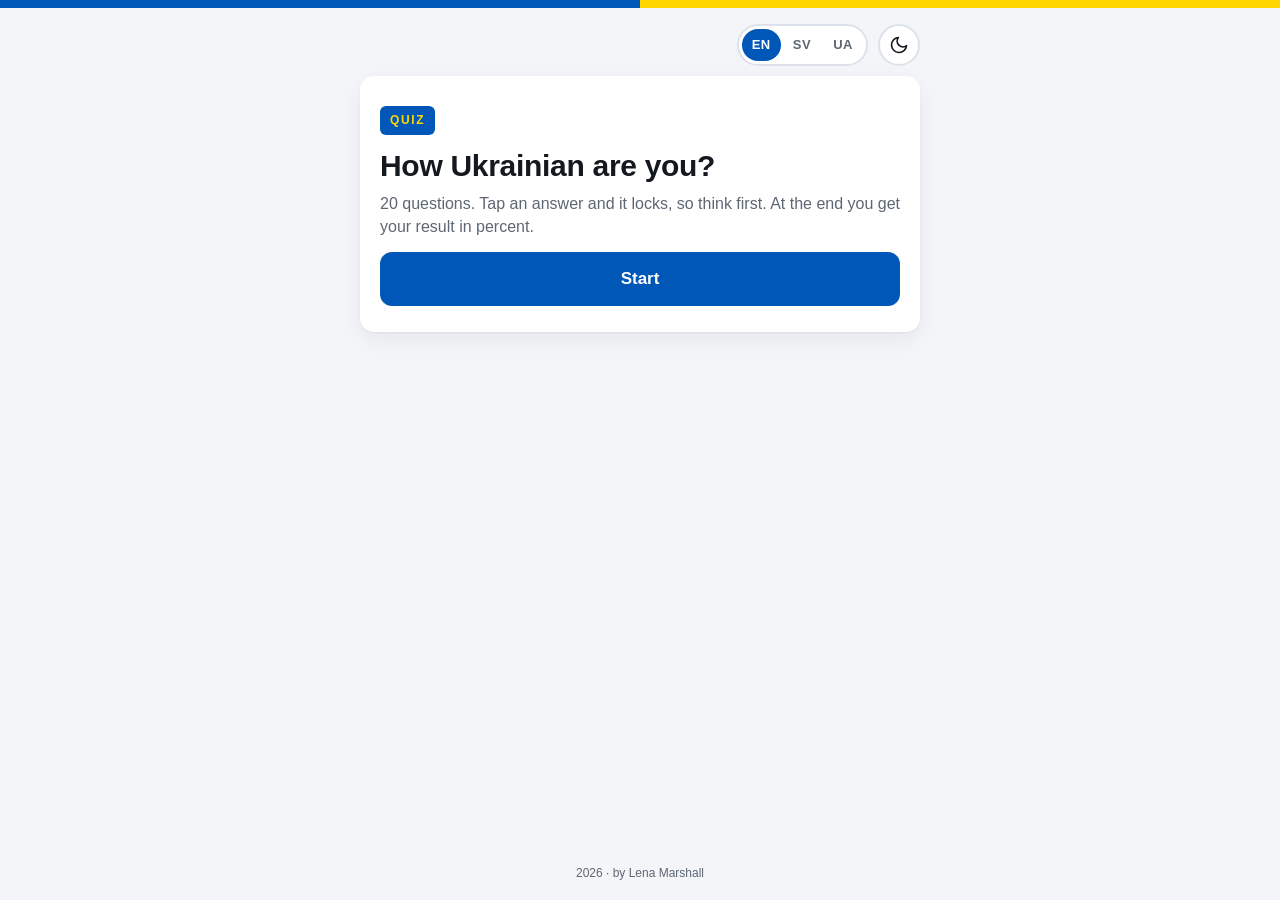
<file: index.html>
<!doctype html>
<html lang="en">
<head>
<meta charset="utf-8">
<meta name="viewport" content="width=device-width, initial-scale=1">
<title>How Ukrainian are you?</title>
<link rel="icon" type="image/svg+xml" href="data:image/svg+xml,%3Csvg xmlns='http://www.w3.org/2000/svg' viewBox='0 0 32 32'%3E%3Crect width='32' height='16' fill='%230057B7'/%3E%3Crect y='16' width='32' height='16' fill='%23FFD700'/%3E%3C/svg%3E">
<link rel="apple-touch-icon" href="[data-uri]">
<meta name="theme-color" content="#0057B7">
<script>try{if(localStorage.getItem("theme")==="dark")document.documentElement.dataset.theme="dark";}catch(e){}</script>
<meta name="description" content="A 20-question quiz about Ukraine. Pick an answer, see if you were right, find out how Ukrainian you are.">
<style>
  /* Layout: one centred card column, flag bands top and bottom, phone first. */
  :root {
    --blue: #0057B7;
    --blue-dark: #00458f;
    --blue-text: #0057B7;
    --yellow: #FFD700;
    --ink: #14181f;
    --muted: #5d6673;
    --paper: #ffffff;
    --paper-hover: #f6f9fe;
    --bg: #f3f5f9;
    --line: #dde2ea;
    --ok: #1f8a3b;
    --ok-bg: #e6f5ea;
    --bad: #c62828;
    --bad-bg: #fde8e8;
    --shadow: 0 1px 2px rgba(0,0,0,.05), 0 8px 24px rgba(0,0,0,.06);
    --radius: 14px;
  }
  :root[data-theme="dark"] {
    --blue-text: #7fb3ff; --ink: #eef2f7; --muted: #9aa6b5; --paper: #1a212c; --paper-hover: #202a37;
    --bg: #10151d; --line: #2c3645; --ok: #4ccb6f; --ok-bg: #16331f; --bad: #ff7b7b; --bad-bg: #3a1c1c;
    --shadow: 0 1px 2px rgba(0,0,0,.4), 0 8px 24px rgba(0,0,0,.35); color-scheme: dark;
  }
  * { box-sizing: border-box; }
  html, body { margin: 0; padding: 0; }
  body {
    background: var(--bg); color: var(--ink);
    font-family: -apple-system, BlinkMacSystemFont, "Segoe UI", Roboto, "Helvetica Neue", Arial, sans-serif;
    font-size: 16px; line-height: 1.4; -webkit-font-smoothing: antialiased;
    min-height: 100dvh; display: flex; flex-direction: column;
  }
  .flag { display: flex; height: 8px; }
  .flag span { flex: 1; }
  .flag .b { background: var(--blue); }
  .flag .y { background: var(--yellow); }
  main {
    flex: 1; width: 100%; max-width: 592px; margin: 0 auto;
    padding-block: 16px 32px;
    padding-left: max(16px, env(safe-area-inset-left, 0px));
    padding-right: max(16px, env(safe-area-inset-right, 0px));
  }
  .topbar { display: flex; justify-content: flex-end; align-items: center; gap: 10px; margin-bottom: 10px; }
  .lang { display: flex; align-items: center; gap: 2px; height: 42px; padding: 3px; border: 2px solid var(--line); border-radius: 999px; background: var(--paper); }
  .lang button { font: inherit; font-size: 13px; font-weight: 700; letter-spacing: .04em; border: 0; background: transparent; color: var(--muted); padding: 7px 10px; border-radius: 999px; cursor: pointer; }
  .lang button[aria-pressed="true"] { background: var(--blue); color: #fff; }
  .lang button:focus-visible { outline: 3px solid var(--yellow); outline-offset: 1px; }
  .theme {
    width: 42px; height: 42px; border-radius: 50%; cursor: pointer;
    border: 2px solid var(--line); background: var(--paper); color: var(--ink);
    display: flex; align-items: center; justify-content: center; padding: 0;
    transition: border-color .15s, background .15s;
  }
  .theme:focus-visible { outline: 3px solid var(--yellow); outline-offset: 2px; }
  .theme svg { width: 20px; height: 20px; display: block; }
  .theme .sun { display: none; }
  :root[data-theme="dark"] .theme .sun { display: block; }
  :root[data-theme="dark"] .theme .moon { display: none; }
  .card {
    background: var(--paper); border-radius: var(--radius);
    box-shadow: var(--shadow);
    padding: 30px 20px 26px;
  }
  h1 { font-size: 30px; line-height: 1.15; margin: 0 0 10px; letter-spacing: -.01em; text-wrap: balance; }
  h2 { font-size: 22px; line-height: 1.25; margin: 0 0 18px; text-wrap: balance; }
  p { margin: 0 0 14px; }
  .muted { color: var(--muted); }
  .tag {
    display: inline-block; background: var(--blue); color: var(--yellow);
    font-weight: 800; font-size: 12px; letter-spacing: .14em; text-transform: uppercase;
    padding: 6px 10px; border-radius: 6px; margin-bottom: 14px;
  }
  .btn {
    display: block; width: 100%; border: 0; cursor: pointer;
    font: inherit; font-weight: 700; font-size: 17px;
    padding: 15px 18px; border-radius: 12px;
    background: var(--blue); color: #fff;
    transition: background .15s, transform .05s;
  }
  .btn:active { transform: translateY(1px); }
  .btn:focus-visible, .opt:focus-visible { outline: 3px solid var(--yellow); outline-offset: 2px; }
  .btn.secondary { background: transparent; color: var(--blue-text); border: 2px solid var(--blue-text); }
  .btn + .btn { margin-top: 10px; }

  .progress { display: flex; align-items: center; justify-content: space-between; margin-bottom: 14px; font-size: 14px; color: var(--muted); font-weight: 600; font-variant-numeric: tabular-nums; }
  .bar { height: 6px; background: var(--line); border-radius: 3px; overflow: hidden; margin-bottom: 20px; }
  .bar > div { height: 100%; background: var(--yellow); width: 0; transition: width .3s; }

  .opts { display: flex; flex-direction: column; gap: 10px; margin-bottom: 18px; }
  .opt {
    text-align: left; width: 100%; border: 2px solid var(--line); background: var(--paper);
    font: inherit; font-size: 17px; color: var(--ink);
    padding: 14px 16px; border-radius: 12px; cursor: pointer;
    display: flex; align-items: center; gap: 12px;
    transition: border-color .15s, background .15s;
  }
  .opt > span:last-child { min-width: 0; }
  .opt:disabled { cursor: default; }
  .opt .mark {
    flex: 0 0 26px; height: 26px; border-radius: 50%;
    border: 2px solid var(--line); display: flex; align-items: center; justify-content: center;
    font-size: 14px; font-weight: 800; color: transparent;
  }
  .opt.correct { border-color: var(--ok); background: var(--ok-bg); }
  .opt.correct .mark { border-color: var(--ok); background: var(--ok); color: #fff; }
  .opt.wrong { border-color: var(--bad); background: var(--bad-bg); }
  .opt.wrong .mark { border-color: var(--bad); background: var(--bad); color: #fff; }
  .opt.dim { opacity: .55; }

  .nav { display: flex; gap: 10px; align-items: center; }
  .nav .btn { margin: 0; }
  .nav .btn.small { width: auto; flex: 0 0 auto; padding: 13px 16px; font-size: 15px; }
  .nav .hint { margin: 0; font-size: 13px; }
  .verdict { font-weight: 800; font-size: 18px; margin: 0 0 6px; }
  .verdict.ok { color: var(--ok); }
  .verdict.bad { color: var(--bad); }
  .note { border-left: 4px solid var(--yellow); padding: 2px 0 2px 12px; margin: 0 0 18px; color: var(--ink); }

  .score { text-align: center; }
  .count { font-size: 18px; color: var(--muted); margin: 8px 0 18px; font-variant-numeric: tabular-nums; }
  .tier { font-size: 22px; font-weight: 800; margin: 0 0 22px; }
  .ring { width: 160px; height: 160px; max-width: 100%; margin: 0 auto 16px; display: block; }
  .ring .track { stroke: var(--line); }
  .ring .arc { stroke: var(--yellow); }
  .ring text { fill: var(--blue-text); font-family: inherit; }
  .confetti { position: fixed; inset: 0; width: 100%; height: 100%; pointer-events: none; z-index: 60; }
  .card.score { position: relative; }
  footer {
    text-align: center; font-size: 12px; color: var(--muted);
    padding-block: 10px 18px;
    padding-left: max(16px, env(safe-area-inset-left, 0px));
    padding-right: max(16px, env(safe-area-inset-right, 0px));
  }
  @media (hover: hover) and (pointer: fine) {
    .btn:hover { background: var(--blue-dark); }
    .btn.secondary:hover { background: var(--paper-hover); }
    .theme:hover { border-color: var(--blue-text); background: var(--paper-hover); }
    .opt:hover:not(:disabled) { border-color: var(--blue-text); background: var(--paper-hover); }
  }
  @media (prefers-reduced-motion: reduce) { .bar > div, .btn, .opt { transition: none; } }
  @media (max-width: 380px) { h1 { font-size: 26px; } }
</style>
</head>
<body>
<div class="flag"><span class="b"></span><span class="y"></span></div>
<main>
  <div class="topbar">
    <div class="lang" role="group" aria-label="Language" id="lang">
      <button type="button" data-lang="en" aria-pressed="true">EN</button>
      <button type="button" data-lang="sv" aria-pressed="false">SV</button>
      <button type="button" data-lang="uk" aria-pressed="false">UA</button>
    </div>
    <button class="theme" id="theme" type="button" aria-label="Switch to dark mode" aria-pressed="false">
      <svg class="moon" viewBox="0 0 24 24" fill="none" stroke="currentColor" stroke-width="2" stroke-linecap="round" stroke-linejoin="round" aria-hidden="true"><path d="M21 12.8A9 9 0 1 1 11.2 3a7 7 0 0 0 9.8 9.8z"/></svg>
      <svg class="sun" viewBox="0 0 24 24" fill="none" stroke="currentColor" stroke-width="2" stroke-linecap="round" stroke-linejoin="round" aria-hidden="true"><circle cx="12" cy="12" r="4"/><path d="M12 2v2M12 20v2M4.9 4.9l1.4 1.4M17.7 17.7l1.4 1.4M2 12h2M20 12h2M4.9 19.1l1.4-1.4M17.7 6.3l1.4-1.4"/></svg>
    </button>
  </div>
  <div id="app" aria-live="polite"></div>
</main>
<footer>2026 · by Lena Marshall</footer>

<script>
// Correct answer position per question, shared by all languages.
const ANSWERS = [2, 3, 0, 0, 1, 2, 3, 1, 1, 3, 2, 2, 0, 1, 2, 1, 0, 2, 1, 3];
const N = ANSWERS.length;

const I18N = {
  en: {
    ui: {
      quiz: "Quiz", title: "How Ukrainian are you?",
      intro: "{n} questions. Tap an answer and it locks, so think first. At the end you get your result in percent.",
      start: "Start", question_of: "Question {i} of {n}", answered: "answered", correct_count: "{c} correct",
      correct: "Correct!", wrong: "Not quite.", next: "Next", see_result: "See my result",
      back: "← Back", back_label: "Back to previous question", hint: "Earlier answers can be viewed but not changed.",
      result: "Result", you_are: "You are {p}% Ukrainian", of_correct: "{c} of {n} correct",
      start_over: "Start over", review: "Review my answers",
      theme_dark: "Switch to dark mode", theme_light: "Switch to light mode", language: "Language",
    },
    tiers: ["Honorary Ukrainian. Budmo!", "You have clearly eaten varenyky before.", "Promising. More borsch needed.", "Welcome to Ukraine. Start with the salo."],
    questions: [
      { q: "What is Ukraine's currency?", options: ["Lev (лв)", "Zloty (zł)", "Hryvnia (₴)", "Lari (₾)"],
        note: "The hryvnia, ₴. Named after a unit of weight used in Kyivan Rus a thousand years ago." },
      { q: "What is a vyshyvanka?", options: ["A soup", "A dance", "A fur hat", "An embroidered shirt"],
        note: "The embroidered shirt. Every region has its own pattern, and Vyshyvanka Day is the third Thursday of May." },
      { q: "When was Ukraine's capital, Kyiv, founded?", options: ["482", "988", "1240", "1654"],
        note: "Officially 482, so Kyiv celebrated its 1,500th birthday in 1982." },
      { q: "True or false: Swedes founded a village in Ukraine in 1782, and a few people there still speak old Swedish.", options: ["True", "False"],
        note: "Gammalsvenskby in Kherson oblast, founded by Swedes from the island of Dagö. A handful of elderly villagers still speak the old dialect." },
      { q: "True or false: The last time a large Swedish army visited Ukraine, in 1709, it went well for Sweden.", options: ["True", "False"],
        note: "Battle of Poltava, 8 July 1709. Karl XII and Hetman Ivan Mazepa fought side by side and lost to Peter the Great." },
      { q: "You are invited to a Ukrainian home and bring flowers. How many?", options: ["10", "12", "11"],
        note: "Always an odd number. Even numbers are for funerals, so florists sell 11, 25 or 51 roses, never a dozen." },
      { q: "What is “Budmo”?", options: ["A greeting", "A swear word", "A dessert", "A toast, like skål"],
        note: "It means “let us be”." },
      { q: "True or false: Ukrainians smile at strangers on the street to be polite.", options: ["True", "False"],
        note: "Smiles are for people they know. Not rudeness, just honesty." },
      { q: "True or false: In Ukraine, “How are you?” is a polite greeting that expects no real answer.", options: ["True", "False"],
        note: "It is a real question. Ask it and you will get an answer, possibly a long one." },
      { q: "“Normalno” means:", options: ["Fine", "Great", "Could be better", "All of the above"],
        note: "Context required." },
      { q: "How many dishes are on the table on Ukrainian Christmas Eve?", options: ["3", "7", "12", "24"],
        note: "Twelve meatless dishes on Sviat Vechir, one per apostle, starting when the first star appears." },
      { q: "When is Christmas in Ukraine?", options: ["7 January", "25 December", "Whenever grandmother says"],
        note: "Officially 25 December since 2023, formerly 7 January. In practice, grandmother decides." },
      { q: "True or false: Whistling indoors means you will lose money.", options: ["True", "False"],
        note: "Whistle indoors and you whistle your money away." },
      { q: "Before leaving on a journey, Ukrainians traditionally…", options: ["Eat a varenyk", "Sit down in silence for a moment", "Turn around three times"],
        note: "A moment of silence before the road. Even if the taxi is honking." },
      { q: "Before 2022, how much of the world's sunflower oil exports came from Ukraine?", options: ["About 5%", "About 15%", "Nearly half"],
        note: "Ukraine was the world's largest sunflower oil exporter, with close to half of all exports in 2021. The sunflower is the national flower." },
      { q: "Ukraine declared independence from the Soviet Union in…", options: ["1989", "1991", "1994", "2004"],
        note: "24 August 1991, confirmed by a referendum in December where 92% voted yes." },
      { q: "Which footballer won the Ballon d'Or in 2004?", options: ["Andriy Shevchenko", "Zlatan Ibrahimović", "Ronaldinho", "Thierry Henry"],
        note: "Andriy Shevchenko, AC Milan. Ronaldinho won the year after." },
      { q: "Pole vaulter Serhiy Bubka broke the world record how many times?", options: ["3", "12", "35"],
        note: "18 outdoor and 17 indoor records, often by a single centimetre, because his sponsor paid a bonus per record." },
      { q: "How many Ukrainians think it is fine to split the bill on a first date?", options: ["5%", "18%", "50%", "75%"],
        note: "Rating Group survey, 2021, 1,500 people: 18% accept a shared bill, 25% among women. 79% say the man should pay." },
      { q: "Which word became a wartime password because russians can not say it?", options: ["Borsch", "Varenyky", "Kyiv", "Palyanytsya"],
        note: "A hearth-baked bread. The Ukrainian “и” sound gives russians away, so it became a checkpoint test in 2022. Try saying it: pa-lya-NY-tsya." },
    ],
  },
  sv: {
    ui: {
      quiz: "Quiz", title: "Hur ukrainsk är du?",
      intro: "{n} frågor. Tryck på ett svar så låses det, så tänk först. I slutet får du ditt resultat i procent.",
      start: "Starta", question_of: "Fråga {i} av {n}", answered: "besvarad", correct_count: "{c} rätt",
      correct: "Rätt!", wrong: "Inte riktigt.", next: "Nästa", see_result: "Visa mitt resultat",
      back: "← Tillbaka", back_label: "Tillbaka till föregående fråga", hint: "Tidigare svar kan ses men inte ändras.",
      result: "Resultat", you_are: "Du är {p} % ukrainsk", of_correct: "{c} av {n} rätt",
      start_over: "Börja om", review: "Se mina svar",
      theme_dark: "Byt till mörkt läge", theme_light: "Byt till ljust läge", language: "Språk",
    },
    tiers: ["Hedersukrainare. Budmo!", "Du har helt klart ätit varenyky förut.", "Lovande. Mer borsjtj behövs.", "Välkommen till Ukraina. Börja med salo."],
    questions: [
      { q: "Vad heter Ukrainas valuta?", options: ["Lev (лв)", "Zloty (zł)", "Hryvnia (₴)", "Lari (₾)"],
        note: "Hryvnia, ₴. Uppkallad efter en viktenhet som användes i Kyivriket för tusen år sedan." },
      { q: "Vad är en vyshyvanka?", options: ["En soppa", "En dans", "En pälsmössa", "En broderad skjorta"],
        note: "Den broderade skjortan. Varje region har sitt eget mönster, och Vyshyvankadagen infaller tredje torsdagen i maj." },
      { q: "När grundades Ukrainas huvudstad Kyiv?", options: ["482", "988", "1240", "1654"],
        note: "Officiellt år 482, så Kyiv firade 1 500-årsjubileum 1982." },
      { q: "Sant eller falskt: Svenskar grundade en by i Ukraina 1782, och några få där talar fortfarande gammal svenska.", options: ["Sant", "Falskt"],
        note: "Gammalsvenskby i Chersons oblast, grundad av svenskar från ön Dagö. En handfull äldre bybor talar fortfarande den gamla dialekten." },
      { q: "Sant eller falskt: Senast en stor svensk armé besökte Ukraina, 1709, gick det bra för Sverige.", options: ["Sant", "Falskt"],
        note: "Slaget vid Poltava den 8 juli 1709. Karl XII och hetman Ivan Mazepa stred sida vid sida och förlorade mot Peter den store." },
      { q: "Du är bjuden hem till en ukrainsk familj och tar med blommor. Hur många?", options: ["10", "12", "11"],
        note: "Alltid ett udda antal. Jämna antal är för begravningar, så floristerna säljer 11, 25 eller 51 rosor, aldrig ett dussin." },
      { q: "Vad är ”Budmo”?", options: ["En hälsning", "Ett svärord", "En efterrätt", "En skålfras, som vårt skål"],
        note: "Det betyder ungefär ”låt oss vara”." },
      { q: "Sant eller falskt: Ukrainare ler mot främlingar på gatan för att vara artiga.", options: ["Sant", "Falskt"],
        note: "Leenden är för dem man känner. Inte oartigt, bara ärligt." },
      { q: "Sant eller falskt: I Ukraina är ”Hur mår du?” en artighetsfras som inte väntar sig något riktigt svar.", options: ["Sant", "Falskt"],
        note: "Det är en riktig fråga. Ställ den så får du ett svar, möjligen ett långt." },
      { q: "”Normalno” betyder:", options: ["Bra", "Toppen", "Kunde vara bättre", "Allt ovanstående"],
        note: "Sammanhanget avgör." },
      { q: "Hur många rätter står på bordet på ukrainsk julafton?", options: ["3", "7", "12", "24"],
        note: "Tolv köttfria rätter på Sviat Vetjir, en per apostel, och man börjar när den första stjärnan syns." },
      { q: "När är det jul i Ukraina?", options: ["7 januari", "25 december", "När mormor säger det"],
        note: "Officiellt 25 december sedan 2023, tidigare 7 januari. I praktiken bestämmer mormor." },
      { q: "Sant eller falskt: Visslar man inomhus förlorar man pengar.", options: ["Sant", "Falskt"],
        note: "Vissla inomhus så visslar du bort dina pengar." },
      { q: "Innan en resa brukar ukrainare…", options: ["Äta en varenyk", "Sätta sig ner en stund under tystnad", "Snurra runt tre gånger"],
        note: "En stunds tystnad innan resan. Även om taxin tutar." },
      { q: "Hur stor del av världens export av solrosolja kom från Ukraina före 2022?", options: ["Cirka 5 %", "Cirka 15 %", "Nästan hälften"],
        note: "Ukraina var världens största exportör av solrosolja, med nära hälften av all export 2021. Solrosen är nationalblomman." },
      { q: "Ukraina förklarade sig självständigt från Sovjetunionen år…", options: ["1989", "1991", "1994", "2004"],
        note: "Den 24 augusti 1991, bekräftat i en folkomröstning i december där 92 % röstade ja." },
      { q: "Vilken fotbollsspelare vann Ballon d'Or 2004?", options: ["Andrij Sjevtjenko", "Zlatan Ibrahimović", "Ronaldinho", "Thierry Henry"],
        note: "Andrij Sjevtjenko, AC Milan. Ronaldinho vann året därpå." },
      { q: "Hur många gånger slog stavhopparen Serhij Bubka världsrekordet?", options: ["3", "12", "35"],
        note: "18 gånger utomhus och 17 inomhus, ofta med en enda centimeter, eftersom sponsorn betalade bonus per rekord." },
      { q: "Hur många ukrainare tycker att det är okej att dela på notan på en första dejt?", options: ["5 %", "18 %", "50 %", "75 %"],
        note: "Undersökning av Rating Group 2021, 1 500 personer: 18 % accepterar delad nota, 25 % bland kvinnor. 79 % anser att mannen ska betala." },
      { q: "Vilket ord blev ett lösenord under kriget för att ryssar inte kan säga det?", options: ["Borsjtj", "Varenyky", "Kyiv", "Paljanytsia"],
        note: "Ett bröd bakat i ugnen. Det ukrainska ”и”-ljudet avslöjar ryssar, så ordet blev ett test vid vägspärrar 2022. Prova själv: pa-lja-NY-tsia." },
    ],
  },
  uk: {
    ui: {
      quiz: "Вікторина", title: "Наскільки ти українець?",
      intro: "{n} запитань. Торкнись відповіді, і вона зафіксується, тож спочатку подумай. Наприкінці отримаєш результат у відсотках.",
      start: "Почати", question_of: "Запитання {i} з {n}", answered: "є відповідь", correct_count: "{c} правильних",
      correct: "Правильно!", wrong: "Не зовсім.", next: "Далі", see_result: "Показати результат",
      back: "← Назад", back_label: "Повернутися до попереднього запитання", hint: "Попередні відповіді можна переглянути, але не змінити.",
      result: "Результат", you_are: "Ти на {p}% українець", of_correct: "{c} з {n} правильних",
      start_over: "Почати спочатку", review: "Переглянути мої відповіді",
      theme_dark: "Увімкнути темний режим", theme_light: "Увімкнути світлий режим", language: "Мова",
    },
    tiers: ["Свій серед своїх. Будьмо!", "Вареники тобі точно не вперше.", "Непогано. Потрібно більше борщу.", "Ласкаво просимо в Україну. Почни з сала."],
    questions: [
      { q: "Яка валюта України?", options: ["Лев (лв)", "Злотий (zł)", "Гривня (₴)", "Ларі (₾)"],
        note: "Гривня, ₴. Назва походить від вагової одиниці часів Київської Русі, тисячу років тому." },
      { q: "Що таке вишиванка?", options: ["Суп", "Танець", "Хутряна шапка", "Вишита сорочка"],
        note: "Вишита сорочка. У кожного регіону свій візерунок, а День вишиванки святкують у третій четвер травня." },
      { q: "Коли заснували Київ, столицю України?", options: ["482", "988", "1240", "1654"],
        note: "Офіційно 482 року, тож 1982-го Київ святкував своє 1500-річчя." },
      { q: "Правда чи ні: 1782 року шведи заснували в Україні село, і дехто там досі говорить старошведською.", options: ["Правда", "Неправда"],
        note: "Старошведське на Херсонщині, засноване шведами з естонського острова Гіюмаа. Кілька літніх мешканців досі говорять старим діалектом." },
      { q: "Правда чи ні: Коли велика шведська армія востаннє навідалася в Україну 1709 року, для Швеції все склалося добре.", options: ["Правда", "Неправда"],
        note: "Полтавська битва, 8 липня 1709 року. Карл XII і гетьман Іван Мазепа билися пліч-о-пліч і програли Петру I." },
      { q: "Тебе запросили в гості до українців, і ти несеш квіти. Скільки?", options: ["10", "12", "11"],
        note: "Завжди непарну кількість. Парна — для похорону, тому флористи продають 11, 25 чи 51 троянду, але ніколи не дюжину." },
      { q: "Що таке «Будьмо»?", options: ["Привітання", "Лайка", "Десерт", "Тост, як шведське skål"],
        note: "Побажання просто бути. Так піднімають келих." },
      { q: "Правда чи ні: Українці усміхаються незнайомцям на вулиці з ввічливості.", options: ["Правда", "Неправда"],
        note: "Усмішка — для знайомих. Це не грубість, а щирість." },
      { q: "Правда чи ні: В Україні «Як справи?» — просто ввічливе вітання, на яке не чекають відповіді.", options: ["Правда", "Неправда"],
        note: "Це справжнє запитання. Постав його, і отримаєш відповідь, можливо, довгу." },
      { q: "«Нормально» означає:", options: ["Добре", "Чудово", "Могло б бути краще", "Усе перелічене"],
        note: "Залежить від контексту." },
      { q: "Скільки страв на столі на Святвечір?", options: ["3", "7", "12", "24"],
        note: "Дванадцять пісних страв, по одній на кожного апостола. Починають, коли зійде перша зірка." },
      { q: "Коли в Україні Різдво?", options: ["7 січня", "25 грудня", "Коли скаже бабуся"],
        note: "Офіційно 25 грудня з 2023 року, раніше 7 січня. На практиці вирішує бабуся." },
      { q: "Правда чи ні: Якщо свистіти в хаті, не буде грошей.", options: ["Правда", "Неправда"],
        note: "Посвистиш у хаті — висвистиш гроші." },
      { q: "Перед дорогою українці традиційно…", options: ["З'їдають вареник", "Сідають на хвилинку й мовчать", "Обертаються тричі"],
        note: "Хвилинка тиші перед дорогою. Навіть якщо таксі сигналить." },
      { q: "Яка частка світового експорту соняшникової олії припадала на Україну до 2022 року?", options: ["Близько 5%", "Близько 15%", "Майже половина"],
        note: "Україна була найбільшим у світі експортером соняшникової олії: майже половина всього експорту 2021 року. Соняшник — національна квітка." },
      { q: "Україна проголосила незалежність від Радянського Союзу в…", options: ["1989", "1991", "1994", "2004"],
        note: "24 серпня 1991 року. На референдумі в грудні 92% сказали «так»." },
      { q: "Хто з футболістів отримав «Золотий м'яч» 2004 року?", options: ["Андрій Шевченко", "Златан Ібрагімович", "Роналдіньо", "Тьєррі Анрі"],
        note: "Андрій Шевченко, «Мілан». Роналдіньо виграв наступного року." },
      { q: "Скільки разів стрибун із жердиною Сергій Бубка бив світовий рекорд?", options: ["3", "12", "35"],
        note: "18 разів просто неба і 17 у залі, часто на один сантиметр, бо спонсор платив бонус за кожен рекорд." },
      { q: "Скільки українців вважають нормальним розділити рахунок на першому побаченні?", options: ["5%", "18%", "50%", "75%"],
        note: "Опитування Rating Group, 2021, 1500 осіб: лише 18% допускають спільну оплату. Більшість вважає, що платити має чоловік." },
      { q: "Яке слово стало паролем під час війни, бо росіяни не можуть його вимовити?", options: ["Борщ", "Вареники", "Київ", "Паляниця"],
        note: "Хліб із печі. Український звук «и» видає росіян, тож 2022 року слово стало перевіркою на блокпостах." },
    ],
  },
};

const app = document.getElementById("app");
const themeBtn = document.getElementById("theme");
const langBox = document.getElementById("lang");
let state, screen = { kind: "start" }, lang = "en";

const T = () => I18N[lang].ui;
const Q = n => I18N[lang].questions[n];
const fmt = (str, v) => str.replace(/\{(\w+)\}/g, (_, k) => v[k]);

function applyTheme(t) {
  const dark = t === "dark";
  if (dark) document.documentElement.dataset.theme = "dark"; else delete document.documentElement.dataset.theme;
  themeBtn.setAttribute("aria-pressed", String(dark));
  themeBtn.setAttribute("aria-label", dark ? T().theme_light : T().theme_dark);
  try { localStorage.setItem("theme", dark ? "dark" : "light"); } catch (e) {}
}
themeBtn.addEventListener("click", () => applyTheme(document.documentElement.dataset.theme === "dark" ? "light" : "dark"));

function applyLang(l, rerender = true) {
  if (!I18N[l]) l = "en";
  lang = l;
  document.documentElement.lang = l;
  document.title = T().title;
  langBox.setAttribute("aria-label", T().language);
  langBox.querySelectorAll("button").forEach(b => b.setAttribute("aria-pressed", String(b.dataset.lang === l)));
  themeBtn.setAttribute("aria-label", document.documentElement.dataset.theme === "dark" ? T().theme_light : T().theme_dark);
  try { localStorage.setItem("lang", l); } catch (e) {}
  if (rerender) {
    if (screen.kind === "question") renderQuestion(screen.n);
    else if (screen.kind === "result") renderResult();
    else renderStart();
  }
}
langBox.addEventListener("click", e => { const b = e.target.closest("button[data-lang]"); if (b) applyLang(b.dataset.lang); });

function reset() { state = { answers: Array(N).fill(null) }; renderStart(); }
function correctCount() { return state.answers.filter((a, k) => a !== null && a === ANSWERS[k]).length; }
function firstUnanswered() { const k = state.answers.indexOf(null); return k === -1 ? N : k; }

function el(html) { const t = document.createElement("template"); t.innerHTML = html.trim(); return t.content.firstElementChild; }

function renderStart() {
  screen = { kind: "start" };
  const t = T();
  app.innerHTML = "";
  const card = el(`
    <section class="card">
      <span class="tag">${t.quiz}</span>
      <h1>${t.title}</h1>
      <p class="muted">${fmt(t.intro, { n: N })}</p>
      <button class="btn" id="start">${t.start}</button>
    </section>`);
  card.querySelector("#start").addEventListener("click", () => renderQuestion(0));
  app.appendChild(card);
}

function renderQuestion(n) {
  const t = T(), q = Q(n), picked = state.answers[n], answered = picked !== null;
  const reviewing = answered && (n < firstUnanswered() - 1 || firstUnanswered() === N);
  screen = { kind: "question", n };
  app.innerHTML = "";
  const card = el(`
    <section class="card">
      <div class="progress"><span>${fmt(t.question_of, { i: n + 1, n: N })}${reviewing ? " · " + t.answered : ""}</span><span>${fmt(t.correct_count, { c: correctCount() })}</span></div>
      <div class="bar"><div style="width:${(n / N) * 100}%"></div></div>
      <h2>${q.q}</h2>
      <div class="opts" role="group"></div>
      <div id="feedback"></div>
      <div class="nav" id="nav"></div>
    </section>`);
  const opts = card.querySelector(".opts");
  q.options.forEach((text, idx) => {
    const b = el(`<button class="opt" data-idx="${idx}"><span class="mark" aria-hidden="true">✓</span><span>${text}</span></button>`);
    b.addEventListener("click", () => pick(n, idx, card));
    opts.appendChild(b);
  });
  app.appendChild(card);
  if (answered) showLocked(n, card); else renderNav(n, card);
  window.scrollTo({ top: 0 });
}

function pick(n, idx, card) {
  if (state.answers[n] !== null) return;
  state.answers[n] = idx;
  showLocked(n, card);
  const next = card.querySelector("#next");
  if (next) next.focus();
}

function showLocked(n, card) {
  const t = T(), q = Q(n), picked = state.answers[n], ok = picked === ANSWERS[n];
  card.querySelectorAll(".opt").forEach(b => {
    const i = Number(b.dataset.idx);
    b.disabled = true;
    if (i === ANSWERS[n]) { b.classList.add("correct"); b.querySelector(".mark").textContent = "✓"; }
    else if (i === picked) { b.classList.add("wrong"); b.querySelector(".mark").textContent = "✕"; }
    else b.classList.add("dim");
  });
  card.querySelector(".progress span:last-child").textContent = fmt(t.correct_count, { c: correctCount() });
  card.querySelector("#feedback").innerHTML = `
    <p class="verdict ${ok ? "ok" : "bad"}">${ok ? t.correct : t.wrong}</p>
    <p class="note">${q.note}</p>`;
  renderNav(n, card);
}

function renderNav(n, card) {
  const t = T(), nav = card.querySelector("#nav");
  const answered = state.answers[n] !== null, last = n === N - 1;
  nav.innerHTML = "";
  if (n > 0) {
    const back = el(`<button class="btn secondary small" id="back" aria-label="${t.back_label}">${t.back}</button>`);
    back.addEventListener("click", () => renderQuestion(n - 1));
    nav.appendChild(back);
  }
  if (answered) {
    const next = el(`<button class="btn" id="next">${last ? t.see_result : t.next}</button>`);
    next.addEventListener("click", () => { if (last) renderResult(); else renderQuestion(n + 1); });
    nav.appendChild(next);
  } else if (n > 0) {
    nav.appendChild(el(`<p class="muted hint">${t.hint}</p>`));
  }
}

const reducedMotion = () => window.matchMedia && window.matchMedia("(prefers-reduced-motion: reduce)").matches;

function confetti(c, total) {
  if (reducedMotion()) return;
  const cv = document.createElement("canvas"); cv.className = "confetti"; document.body.appendChild(cv);
  const ctx = cv.getContext("2d"), dpr = Math.min(window.devicePixelRatio || 1, 2);
  cv.width = innerWidth * dpr; cv.height = innerHeight * dpr;
  const colors = ["#0057B7", "#FFD700", "#ffffff", "#7fb3ff", "#ffe866"];
  const n = Math.round(40 + 240 * (c / total)), ps = [];
  const ox = innerWidth / 2, oy = Math.min(innerHeight * 0.35, 320);
  for (let i = 0; i < n; i++) {
    const a = -Math.PI / 2 + (Math.random() - 0.5) * Math.PI * 1.3, sp = 7 + Math.random() * 11;
    ps.push({ x: ox, y: oy, vx: Math.cos(a) * sp, vy: Math.sin(a) * sp, w: 6 + Math.random() * 6, h: 9 + Math.random() * 9,
      r: Math.random() * Math.PI, vr: (Math.random() - 0.5) * 0.3, col: colors[i % colors.length] });
  }
  const t0 = performance.now(); let last = t0;
  function frame(now) {
    const dt = Math.min((now - last) / 16.7, 2); last = now;
    const age = now - t0, fade = Math.max(0, 1 - Math.max(0, age - 2600) / 900);
    ctx.clearRect(0, 0, cv.width, cv.height); ctx.globalAlpha = fade;
    for (const p of ps) {
      p.vy += 0.28 * dt; p.vx *= 0.99; p.x += p.vx * dt; p.y += p.vy * dt; p.r += p.vr * dt;
      ctx.save(); ctx.translate(p.x * dpr, p.y * dpr); ctx.rotate(p.r); ctx.fillStyle = p.col;
      ctx.fillRect(-p.w / 2 * dpr, -p.h / 2 * dpr, p.w * dpr, p.h * dpr); ctx.restore();
    }
    if (age < 3600) requestAnimationFrame(frame); else cv.remove();
  }
  requestAnimationFrame(frame);
}

function renderResult() {
  const t = T(), c = correctCount();
  const pct = Math.round((c / N) * 100);
  const tiers = I18N[lang].tiers;
  const tier = c >= 18 ? tiers[0] : c >= 14 ? tiers[1] : c >= 8 ? tiers[2] : tiers[3];
  const r = 70, circ = 2 * Math.PI * r, dash = circ * (c / N);
  const firstTime = screen.kind !== "result";
  screen = { kind: "result" };
  app.innerHTML = "";
  const card = el(`
    <section class="card score">
      <span class="tag">${t.result}</span>
      <svg class="ring" viewBox="0 0 160 160" aria-hidden="true">
        <circle class="track" cx="80" cy="80" r="${r}" fill="none" stroke-width="14"/>
        <circle class="arc" cx="80" cy="80" r="${r}" fill="none" stroke-width="14" stroke-linecap="round"
          stroke-dasharray="${dash} ${circ}" transform="rotate(-90 80 80)"/>
        <text x="80" y="92" text-anchor="middle" font-size="40" font-weight="900">${pct}<tspan font-size="20">%</tspan></text>
      </svg>
      <h1>${fmt(t.you_are, { p: pct })}</h1>
      <p class="count">${fmt(t.of_correct, { c, n: N })}</p>
      <p class="tier">${tier}</p>
      <button class="btn" id="again">${t.start_over}</button>
      <button class="btn secondary" id="review">${t.review}</button>
    </section>`);
  card.querySelector("#again").addEventListener("click", reset);
  card.querySelector("#review").addEventListener("click", () => renderQuestion(0));
  app.appendChild(card);
  window.scrollTo({ top: 0 });
  if (firstTime) confetti(c, N);
}

function boot(data) {
  let saved = null; try { saved = localStorage.getItem("lang"); } catch (e) {}
  applyLang(saved || "en", false);
  applyTheme(document.documentElement.dataset.theme === "dark" ? "dark" : "light");
  const a = data && data.answers;
  if (Array.isArray(a) && a.length === N) {
    state = { answers: a };
    if (data.screen === "result") renderResult();
    else if (data.screen === "question" && Number.isInteger(data.n)) renderQuestion(Math.min(data.n, N - 1));
    else renderStart();
  } else reset();
}
window.claude?.hot?.snapshot?.(() => ({ answers: state.answers, screen: screen.kind, n: screen.n }));
window.claude?.hot?.ready ? window.claude.hot.ready(boot) : boot(window.claude?.hot?.data ?? {});
</script>
</body>
</html>
</file>
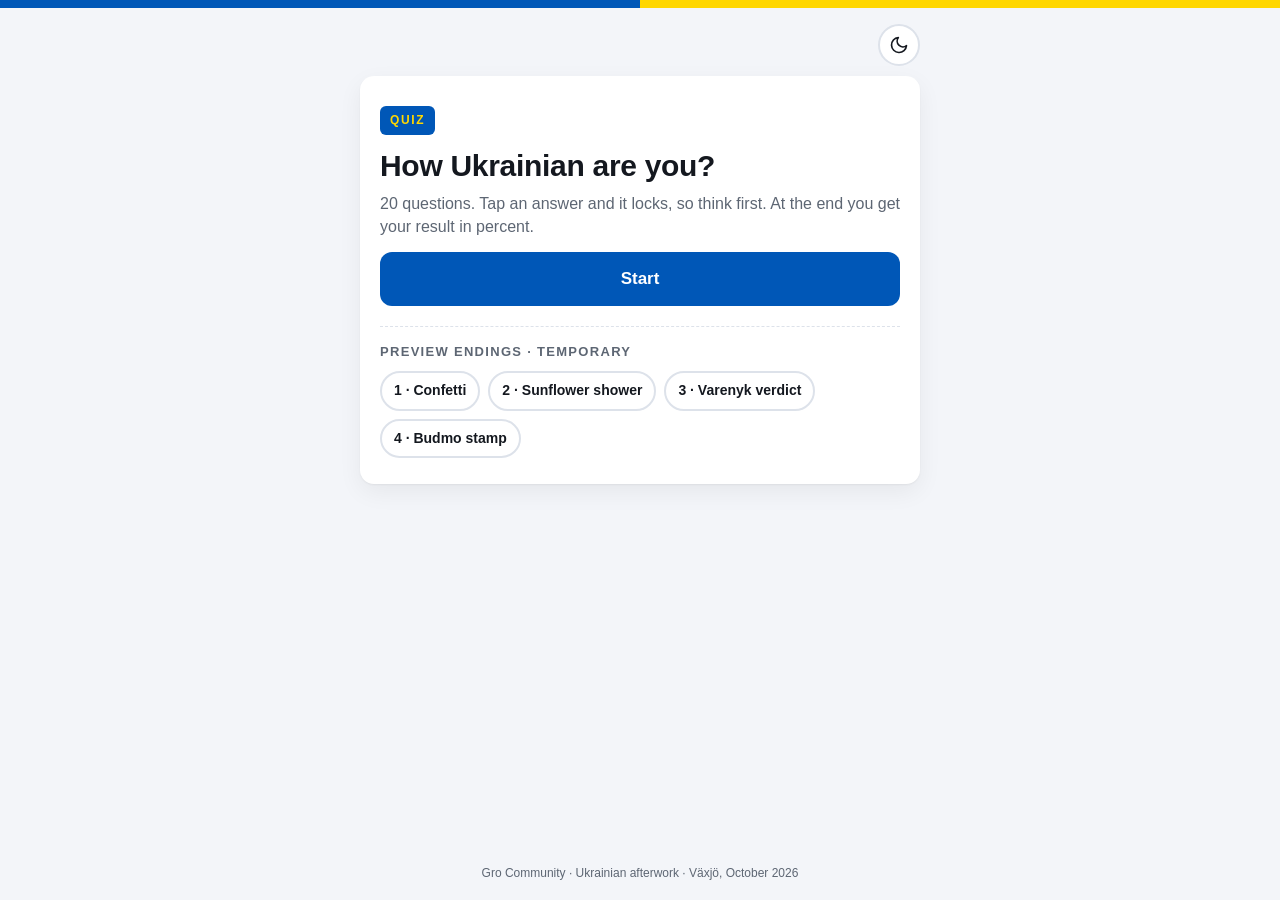
<file: ukraine-quiz/preview/index.html>
<!doctype html>
<html lang="en">
<head>
<meta charset="utf-8">
<meta name="viewport" content="width=device-width, initial-scale=1">
<title>How Ukrainian are you?</title>
<script>try{if(localStorage.getItem("theme")==="dark")document.documentElement.dataset.theme="dark";}catch(e){}</script>
<meta name="description" content="A 20-question quiz about Ukraine. Pick an answer, see if you were right, find out how Ukrainian you are.">
<style>
  /* Layout: one centred card column, flag bands top and bottom, phone first. */
  :root {
    --blue: #0057B7;
    --blue-dark: #00458f;
    --blue-text: #0057B7;
    --yellow: #FFD700;
    --ink: #14181f;
    --muted: #5d6673;
    --paper: #ffffff;
    --paper-hover: #f6f9fe;
    --bg: #f3f5f9;
    --line: #dde2ea;
    --ok: #1f8a3b;
    --ok-bg: #e6f5ea;
    --bad: #c62828;
    --bad-bg: #fde8e8;
    --shadow: 0 1px 2px rgba(0,0,0,.05), 0 8px 24px rgba(0,0,0,.06);
    --radius: 14px;
  }
  :root[data-theme="dark"] {
    --blue-text: #7fb3ff; --ink: #eef2f7; --muted: #9aa6b5; --paper: #1a212c; --paper-hover: #202a37;
    --bg: #10151d; --line: #2c3645; --ok: #4ccb6f; --ok-bg: #16331f; --bad: #ff7b7b; --bad-bg: #3a1c1c;
    --shadow: 0 1px 2px rgba(0,0,0,.4), 0 8px 24px rgba(0,0,0,.35); color-scheme: dark;
  }
  * { box-sizing: border-box; }
  html, body { margin: 0; padding: 0; }
  body {
    background: var(--bg); color: var(--ink);
    font-family: -apple-system, BlinkMacSystemFont, "Segoe UI", Roboto, "Helvetica Neue", Arial, sans-serif;
    font-size: 16px; line-height: 1.4; -webkit-font-smoothing: antialiased;
    min-height: 100dvh; display: flex; flex-direction: column;
  }
  .flag { display: flex; height: 8px; }
  .flag span { flex: 1; }
  .flag .b { background: var(--blue); }
  .flag .y { background: var(--yellow); }
  main {
    flex: 1; width: 100%; max-width: 592px; margin: 0 auto;
    padding-block: 16px 32px;
    padding-left: max(16px, env(safe-area-inset-left, 0px));
    padding-right: max(16px, env(safe-area-inset-right, 0px));
  }
  .topbar { display: flex; justify-content: flex-end; margin-bottom: 10px; }
  .theme {
    width: 42px; height: 42px; border-radius: 50%; cursor: pointer;
    border: 2px solid var(--line); background: var(--paper); color: var(--ink);
    display: flex; align-items: center; justify-content: center; padding: 0;
    transition: border-color .15s, background .15s;
  }
  .theme:hover { border-color: var(--blue-text); background: var(--paper-hover); }
  .theme:focus-visible { outline: 3px solid var(--yellow); outline-offset: 2px; }
  .theme svg { width: 20px; height: 20px; display: block; }
  .theme .sun { display: none; }
  :root[data-theme="dark"] .theme .sun { display: block; }
  :root[data-theme="dark"] .theme .moon { display: none; }
  .card {
    background: var(--paper); border-radius: var(--radius);
    box-shadow: var(--shadow);
    padding: 30px 20px 26px;
  }
  h1 { font-size: 30px; line-height: 1.15; margin: 0 0 10px; letter-spacing: -.01em; text-wrap: balance; }
  h2 { font-size: 22px; line-height: 1.25; margin: 0 0 18px; text-wrap: balance; }
  p { margin: 0 0 14px; }
  .muted { color: var(--muted); }
  .tag {
    display: inline-block; background: var(--blue); color: var(--yellow);
    font-weight: 800; font-size: 12px; letter-spacing: .14em; text-transform: uppercase;
    padding: 6px 10px; border-radius: 6px; margin-bottom: 14px;
  }
  .btn {
    display: block; width: 100%; border: 0; cursor: pointer;
    font: inherit; font-weight: 700; font-size: 17px;
    padding: 15px 18px; border-radius: 12px;
    background: var(--blue); color: #fff;
    transition: background .15s, transform .05s;
  }
  .btn:hover { background: var(--blue-dark); }
  .btn:active { transform: translateY(1px); }
  .btn:focus-visible, .opt:focus-visible { outline: 3px solid var(--yellow); outline-offset: 2px; }
  .btn.secondary { background: transparent; color: var(--blue-text); border: 2px solid var(--blue-text); }
  .btn.secondary:hover { background: var(--paper-hover); }
  .btn + .btn { margin-top: 10px; }

  .progress { display: flex; align-items: center; justify-content: space-between; margin-bottom: 14px; font-size: 14px; color: var(--muted); font-weight: 600; font-variant-numeric: tabular-nums; }
  .bar { height: 6px; background: var(--line); border-radius: 3px; overflow: hidden; margin-bottom: 20px; }
  .bar > div { height: 100%; background: var(--yellow); width: 0; transition: width .3s; }

  .opts { display: flex; flex-direction: column; gap: 10px; margin-bottom: 18px; }
  .opt {
    text-align: left; width: 100%; border: 2px solid var(--line); background: var(--paper);
    font: inherit; font-size: 17px; color: var(--ink);
    padding: 14px 16px; border-radius: 12px; cursor: pointer;
    display: flex; align-items: center; gap: 12px;
    transition: border-color .15s, background .15s;
  }
  .opt > span:last-child { min-width: 0; }
  .opt:hover:not(:disabled) { border-color: var(--blue-text); background: var(--paper-hover); }
  .opt:disabled { cursor: default; }
  .opt .mark {
    flex: 0 0 26px; height: 26px; border-radius: 50%;
    border: 2px solid var(--line); display: flex; align-items: center; justify-content: center;
    font-size: 14px; font-weight: 800; color: transparent;
  }
  .opt.correct { border-color: var(--ok); background: var(--ok-bg); }
  .opt.correct .mark { border-color: var(--ok); background: var(--ok); color: #fff; }
  .opt.wrong { border-color: var(--bad); background: var(--bad-bg); }
  .opt.wrong .mark { border-color: var(--bad); background: var(--bad); color: #fff; }
  .opt.dim { opacity: .55; }

  .nav { display: flex; gap: 10px; align-items: center; }
  .nav .btn { margin: 0; }
  .nav .btn.small { width: auto; flex: 0 0 auto; padding: 13px 16px; font-size: 15px; }
  .nav .hint { margin: 0; font-size: 13px; }
  .verdict { font-weight: 800; font-size: 18px; margin: 0 0 6px; }
  .verdict.ok { color: var(--ok); }
  .verdict.bad { color: var(--bad); }
  .note { border-left: 4px solid var(--yellow); padding: 2px 0 2px 12px; margin: 0 0 18px; color: var(--ink); }

  .score { text-align: center; }
  .count { font-size: 18px; color: var(--muted); margin: 8px 0 18px; font-variant-numeric: tabular-nums; }
  .tier { font-size: 22px; font-weight: 800; margin: 0 0 22px; }
  .ring { width: 160px; height: 160px; max-width: 100%; margin: 0 auto 16px; display: block; }
  .ring .track { stroke: var(--line); }
  .ring .arc { stroke: var(--yellow); }
  .ring text { fill: var(--blue-text); font-family: inherit; }
  /* endings */
  .confetti { position: fixed; inset: 0; width: 100%; height: 100%; pointer-events: none; z-index: 60; }
  .shower { position: fixed; inset: 0; pointer-events: none; overflow: hidden; z-index: 50; }
  .shower span { position: absolute; top: -70px; line-height: 1; animation-name: fall; animation-timing-function: linear; animation-fill-mode: forwards; }
  @keyframes fall { to { transform: translateY(115vh) translateX(var(--sway, 0px)) rotate(380deg); } }
  .card.score { position: relative; overflow: hidden; }
  .stamp {
    position: absolute; left: 50%; top: 158px; transform: translate(-50%, -50%) rotate(-10deg);
    background: var(--yellow); color: var(--blue); border: 4px solid var(--blue); border-radius: 10px;
    padding: 6px 18px; font-weight: 900; font-size: clamp(26px, 9vw, 42px); letter-spacing: .08em; text-transform: uppercase;
    white-space: nowrap; box-shadow: 0 8px 24px rgba(0,0,0,.25);
    animation: stamp .55s cubic-bezier(.2, 1.5, .4, 1) both;
  }
  @keyframes stamp { from { transform: translate(-50%, -50%) rotate(-10deg) scale(3); opacity: 0; } to { transform: translate(-50%, -50%) rotate(-10deg) scale(1); opacity: 1; } }
  .varenyk { width: 260px; max-width: 100%; height: auto; margin: 0 auto 4px; display: block; }
  .varenyk .plate { fill: var(--paper); stroke: var(--blue); }
  .varenyk .rim { fill: none; stroke: var(--line); }
  .caption { font-size: 15px; color: var(--muted); margin: -10px 0 18px; }
  /* temporary preview of endings */
  .preview { margin-top: 20px; padding-top: 16px; border-top: 1px dashed var(--line); }
  .preview h3 { font-size: 13px; letter-spacing: .1em; text-transform: uppercase; color: var(--muted); margin: 0 0 10px; }
  .row { display: flex; flex-wrap: wrap; gap: 8px; }
  .chip { font: inherit; font-size: 14px; font-weight: 600; padding: 8px 12px; border-radius: 999px; border: 2px solid var(--line); background: var(--paper); color: var(--ink); cursor: pointer; }
  .chip:hover { border-color: var(--blue-text); }
  .chip.on { border-color: var(--blue); background: var(--blue); color: #fff; }
  .demo { justify-content: center; margin: 14px 0 0; }
  @media (prefers-reduced-motion: reduce) { .stamp, .shower span { animation: none; } }
  footer {
    text-align: center; font-size: 12px; color: var(--muted);
    padding-block: 10px 18px;
    padding-left: max(16px, env(safe-area-inset-left, 0px));
    padding-right: max(16px, env(safe-area-inset-right, 0px));
  }
  @media (prefers-reduced-motion: reduce) { .bar > div, .btn, .opt { transition: none; } }
  @media (max-width: 380px) { h1 { font-size: 26px; } }
</style>
</head>
<body>
<div class="flag"><span class="b"></span><span class="y"></span></div>
<main>
  <div class="topbar">
    <button class="theme" id="theme" type="button" aria-label="Switch to dark mode" aria-pressed="false">
      <svg class="moon" viewBox="0 0 24 24" fill="none" stroke="currentColor" stroke-width="2" stroke-linecap="round" stroke-linejoin="round" aria-hidden="true"><path d="M21 12.8A9 9 0 1 1 11.2 3a7 7 0 0 0 9.8 9.8z"/></svg>
      <svg class="sun" viewBox="0 0 24 24" fill="none" stroke="currentColor" stroke-width="2" stroke-linecap="round" stroke-linejoin="round" aria-hidden="true"><circle cx="12" cy="12" r="4"/><path d="M12 2v2M12 20v2M4.9 4.9l1.4 1.4M17.7 17.7l1.4 1.4M2 12h2M20 12h2M4.9 19.1l1.4-1.4M17.7 6.3l1.4-1.4"/></svg>
    </button>
  </div>
  <div id="app" aria-live="polite"></div>
</main>
<footer>Gro Community · Ukrainian afterwork · Växjö, October 2026</footer>

<script>
const QUESTIONS = [
  { q: "What is Ukraine's currency?",
    options: ["Lev", "Zloty", "Hryvnia", "Lari"], answer: 2,
    note: "The hryvnia, ₴. Named after a unit of weight used in Kyivan Rus a thousand years ago." },
  { q: "What is a vyshyvanka?",
    options: ["A soup", "A dance", "A fur hat", "An embroidered shirt"], answer: 3,
    note: "The embroidered shirt. Every region has its own pattern, and Vyshyvanka Day is the third Thursday of May." },
  { q: "When was Ukraine's capital, Kyiv, founded?",
    options: ["482", "988", "1240", "1654"], answer: 0,
    note: "Officially 482, so Kyiv celebrated its 1,500th birthday in 1982." },
  { q: "True or false: Swedes founded a village in Ukraine in 1782, and a few people there still speak old Swedish.",
    options: ["True", "False"], answer: 0,
    note: "Gammalsvenskby in Kherson oblast, founded by Swedes from the island of Dagö. A handful of elderly villagers still speak the old dialect." },
  { q: "True or false: The last time a large Swedish army visited Ukraine, in 1709, it went well for Sweden.",
    options: ["True", "False"], answer: 1,
    note: "Battle of Poltava, 8 July 1709. Karl XII and Hetman Ivan Mazepa fought side by side and lost to Peter the Great." },
  { q: "You are invited to a Ukrainian home and bring flowers. How many?",
    options: ["10", "12", "11"], answer: 2,
    note: "Always an odd number. Even numbers are for funerals, so florists sell 11, 25 or 51 roses, never a dozen." },
  { q: "What is “Budmo”?",
    options: ["A greeting", "A swear word", "A dessert", "A toast, like skål"], answer: 3,
    note: "It means “let us be”." },
  { q: "True or false: Ukrainians smile at strangers on the street to be polite.",
    options: ["True", "False"], answer: 1,
    note: "Smiles are for people they know. Not rudeness, just honesty." },
  { q: "True or false: In Ukraine, “How are you?” is a polite greeting that expects no real answer.",
    options: ["True", "False"], answer: 1,
    note: "It is a real question. Ask it and you will get an answer, possibly a long one." },
  { q: "“Normalno” means:",
    options: ["Fine", "Great", "Could be better", "All of the above"], answer: 3,
    note: "Context required." },
  { q: "How many dishes are on the table on Ukrainian Christmas Eve?",
    options: ["3", "7", "12", "24"], answer: 2,
    note: "Twelve meatless dishes on Sviat Vechir, one per apostle, starting when the first star appears." },
  { q: "When is Christmas in Ukraine?",
    options: ["7 January", "25 December", "Whenever grandmother says"], answer: 2,
    note: "Officially 25 December since 2023, formerly 7 January. In practice, grandmother decides." },
  { q: "True or false: Whistling indoors means you will lose money.",
    options: ["True", "False"], answer: 0,
    note: "Whistle indoors and you whistle your money away." },
  { q: "Before leaving on a journey, Ukrainians traditionally…",
    options: ["Eat a varenyk", "Sit down in silence for a moment", "Turn around three times"], answer: 1,
    note: "A moment of silence before the road. Even if the taxi is honking." },
  { q: "Before 2022, how much of the world's sunflower oil exports came from Ukraine?",
    options: ["About 5%", "About 15%", "Nearly half"], answer: 2,
    note: "Ukraine was the world's largest sunflower oil exporter, with close to half of all exports in 2021. The sunflower is the national flower." },
  { q: "Ukraine declared independence from the Soviet Union in…",
    options: ["1989", "1991", "1994", "2004"], answer: 1,
    note: "24 August 1991, confirmed by a referendum in December where 92% voted yes." },
  { q: "Which footballer won the Ballon d'Or in 2004?",
    options: ["Andriy Shevchenko", "Zlatan Ibrahimović", "Ronaldinho", "Thierry Henry"], answer: 0,
    note: "Andriy Shevchenko, AC Milan. Ronaldinho won the year after." },
  { q: "Pole vaulter Serhiy Bubka broke the world record how many times?",
    options: ["3", "12", "35"], answer: 2,
    note: "18 outdoor and 17 indoor records, often by a single centimetre, because his sponsor paid a bonus per record." },
  { q: "How many Ukrainians think it is fine to split the bill on a first date?",
    options: ["5%", "18%", "50%", "75%"], answer: 1,
    note: "Rating Group survey, 2021, 1,500 people: 18% accept a shared bill, 25% among women. 79% say the man should pay." },
  { q: "Which word became a wartime password because russians can not say it?",
    options: ["Borsch", "Varenyky", "Kyiv", "Palyanytsya"], answer: 3,
    note: "A hearth-baked bread. The Ukrainian “и” sound gives russians away, so it became a checkpoint test in 2022. Try saying it: pa-lya-NY-tsya." },
];

const TIERS = [
  { min: 18, label: "Honorary Ukrainian. Budmo!" },
  { min: 14, label: "You have clearly eaten varenyky before." },
  { min: 8,  label: "Promising. More borsch needed." },
  { min: 0,  label: "Welcome to Ukraine. Start with the salo." },
];

const app = document.getElementById("app");
const themeBtn = document.getElementById("theme");
function applyTheme(t) {
  const dark = t === "dark";
  if (dark) document.documentElement.dataset.theme = "dark"; else delete document.documentElement.dataset.theme;
  themeBtn.setAttribute("aria-pressed", String(dark));
  themeBtn.setAttribute("aria-label", dark ? "Switch to light mode" : "Switch to dark mode");
  try { localStorage.setItem("theme", dark ? "dark" : "light"); } catch (e) {}
}
themeBtn.addEventListener("click", () => applyTheme(document.documentElement.dataset.theme === "dark" ? "light" : "dark"));
applyTheme(document.documentElement.dataset.theme === "dark" ? "dark" : "light");
let state, screen = { kind: "start" };

function reset() { state = { answers: Array(QUESTIONS.length).fill(null) }; renderStart(); }
function correctCount() { return state.answers.filter((a, k) => a !== null && a === QUESTIONS[k].answer).length; }
function firstUnanswered() { const k = state.answers.indexOf(null); return k === -1 ? QUESTIONS.length : k; }

function el(html) { const t = document.createElement("template"); t.innerHTML = html.trim(); return t.content.firstElementChild; }

function renderStart() {
  screen = { kind: "start" };
  app.innerHTML = "";
  const card = el(`
    <section class="card">
      <span class="tag">Quiz</span>
      <h1>How Ukrainian are you?</h1>
      <p class="muted">${QUESTIONS.length} questions. Tap an answer and it locks, so think first. At the end you get your result in percent.</p>
      <button class="btn" id="start">Start</button>
      <div class="preview">
        <h3>Preview endings · temporary</h3>
        <div class="row" id="endings"></div>
      </div>
    </section>`);
  card.querySelector("#start").addEventListener("click", () => renderQuestion(0));
  const row = card.querySelector("#endings");
  [["confetti", "1 · Confetti"], ["sunflowers", "2 · Sunflower shower"], ["varenyk", "3 · Varenyk verdict"], ["stamp", "4 · Budmo stamp"]].forEach(([key, label]) => {
    const b = el(`<button class="chip" type="button">${label}</button>`);
    b.addEventListener("click", () => renderResult({ effect: key, demo: 17 }));
    row.appendChild(b);
  });
  app.appendChild(card);
}

function renderQuestion(n) {
  const q = QUESTIONS[n], picked = state.answers[n], answered = picked !== null;
  const reviewing = answered && n < firstUnanswered() - 1 || (answered && firstUnanswered() === QUESTIONS.length);
  screen = { kind: "question", n };
  app.innerHTML = "";
  const card = el(`
    <section class="card">
      <div class="progress"><span>Question ${n + 1} of ${QUESTIONS.length}${reviewing ? " · answered" : ""}</span><span>${correctCount()} correct</span></div>
      <div class="bar"><div style="width:${(n / QUESTIONS.length) * 100}%"></div></div>
      <h2>${q.q}</h2>
      <div class="opts" role="group" aria-label="Answers"></div>
      <div id="feedback"></div>
      <div class="nav" id="nav"></div>
    </section>`);
  const opts = card.querySelector(".opts");
  q.options.forEach((text, idx) => {
    const b = el(`<button class="opt" data-idx="${idx}"><span class="mark" aria-hidden="true">✓</span><span>${text}</span></button>`);
    b.addEventListener("click", () => pick(n, idx, card));
    opts.appendChild(b);
  });
  app.appendChild(card);
  if (answered) showLocked(n, card); else renderNav(n, card);
  window.scrollTo({ top: 0 });
}

function pick(n, idx, card) {
  if (state.answers[n] !== null) return;
  state.answers[n] = idx;
  showLocked(n, card);
  const next = card.querySelector("#next");
  if (next) next.focus();
}

function showLocked(n, card) {
  const q = QUESTIONS[n], picked = state.answers[n], ok = picked === q.answer;
  card.querySelectorAll(".opt").forEach(b => {
    const i = Number(b.dataset.idx);
    b.disabled = true;
    if (i === q.answer) { b.classList.add("correct"); b.querySelector(".mark").textContent = "✓"; }
    else if (i === picked) { b.classList.add("wrong"); b.querySelector(".mark").textContent = "✕"; }
    else b.classList.add("dim");
  });
  card.querySelector(".progress span:last-child").textContent = `${correctCount()} correct`;
  card.querySelector("#feedback").innerHTML = `
    <p class="verdict ${ok ? "ok" : "bad"}">${ok ? "Correct!" : "Not quite."}</p>
    <p class="note">${q.note}</p>`;
  renderNav(n, card);
}

function renderNav(n, card) {
  const nav = card.querySelector("#nav");
  const answered = state.answers[n] !== null;
  const last = n === QUESTIONS.length - 1;
  nav.innerHTML = "";
  if (n > 0) {
    const back = el(`<button class="btn secondary small" id="back" aria-label="Back to previous question">← Back</button>`);
    back.addEventListener("click", () => renderQuestion(n - 1));
    nav.appendChild(back);
  }
  if (answered) {
    const next = el(`<button class="btn" id="next">${last ? "See my result" : "Next"}</button>`);
    next.addEventListener("click", () => { if (last) renderResult(); else renderQuestion(n + 1); });
    nav.appendChild(next);
  } else if (n > 0) {
    nav.appendChild(el(`<p class="muted hint">Earlier answers can be viewed but not changed.</p>`));
  }
}

const reducedMotion = () => window.matchMedia && window.matchMedia("(prefers-reduced-motion: reduce)").matches;

const EFFECTS = {
  confetti(card, c, total) {
    if (reducedMotion()) return;
    const cv = document.createElement("canvas"); cv.className = "confetti"; document.body.appendChild(cv);
    const ctx = cv.getContext("2d"), dpr = Math.min(window.devicePixelRatio || 1, 2);
    cv.width = innerWidth * dpr; cv.height = innerHeight * dpr;
    const colors = ["#0057B7", "#FFD700", "#ffffff", "#7fb3ff", "#ffe866"];
    const n = Math.round(40 + 240 * (c / total)), ps = [];
    const ox = innerWidth / 2, oy = Math.min(innerHeight * 0.35, 320);
    for (let i = 0; i < n; i++) {
      const a = -Math.PI / 2 + (Math.random() - 0.5) * Math.PI * 1.3, sp = 7 + Math.random() * 11;
      ps.push({ x: ox, y: oy, vx: Math.cos(a) * sp, vy: Math.sin(a) * sp, w: 6 + Math.random() * 6, h: 9 + Math.random() * 9,
        r: Math.random() * Math.PI, vr: (Math.random() - 0.5) * 0.3, col: colors[i % colors.length] });
    }
    const t0 = performance.now(); let last = t0;
    function frame(now) {
      const dt = Math.min((now - last) / 16.7, 2); last = now;
      const age = now - t0, fade = Math.max(0, 1 - Math.max(0, age - 2600) / 900);
      ctx.clearRect(0, 0, cv.width, cv.height); ctx.globalAlpha = fade;
      for (const p of ps) {
        p.vy += 0.28 * dt; p.vx *= 0.99; p.x += p.vx * dt; p.y += p.vy * dt; p.r += p.vr * dt;
        ctx.save(); ctx.translate(p.x * dpr, p.y * dpr); ctx.rotate(p.r); ctx.fillStyle = p.col;
        ctx.fillRect(-p.w / 2 * dpr, -p.h / 2 * dpr, p.w * dpr, p.h * dpr); ctx.restore();
      }
      if (age < 3600) requestAnimationFrame(frame); else cv.remove();
    }
    requestAnimationFrame(frame);
  },
  sunflowers(card, c, total) {
    if (reducedMotion()) return;
    const layer = document.createElement("div"); layer.className = "shower"; document.body.appendChild(layer);
    const n = c <= 7 ? 3 : Math.round(10 + 30 * (c / total));
    for (let i = 0; i < n; i++) {
      const f = document.createElement("span"); f.textContent = "🌻";
      f.style.left = Math.random() * 96 + "vw";
      f.style.fontSize = (22 + Math.random() * 28) + "px";
      f.style.setProperty("--sway", (Math.random() * 160 - 80).toFixed(0) + "px");
      f.style.animationDuration = (3.5 + Math.random() * 3) + "s";
      f.style.animationDelay = (Math.random() * 2) + "s";
      layer.appendChild(f);
    }
    setTimeout(() => layer.remove(), 9000);
  },
  varenyk(card, c, total) {
    const mood = c >= 18 ? "happy" : c >= 8 ? "neutral" : "sad";
    const crimp = [];
    for (let k = 0; k <= 10; k++) {
      const a = Math.PI - Math.PI * k / 10;
      crimp.push(`<circle cx="${(130 + 90 * Math.cos(a)).toFixed(1)}" cy="${(125 - 90 * Math.sin(a)).toFixed(1)}" r="7" fill="#f2dca3" stroke="#c79a3b" stroke-width="3"/>`);
    }
    const face = mood === "happy"
      ? `<path d="M96 88 q10 -12 20 0"/><path d="M144 88 q10 -12 20 0"/><path d="M108 102 q22 22 44 0"/>
         <circle cx="88" cy="100" r="6" fill="#f4a7a3" stroke="none" opacity=".8"/><circle cx="172" cy="100" r="6" fill="#f4a7a3" stroke="none" opacity=".8"/>`
      : mood === "neutral"
      ? `<circle cx="106" cy="86" r="4.5" fill="#3a2a10" stroke="none"/><circle cx="154" cy="86" r="4.5" fill="#3a2a10" stroke="none"/><path d="M114 106 h32"/>`
      : `<circle cx="106" cy="86" r="4.5" fill="#3a2a10" stroke="none"/><circle cx="154" cy="86" r="4.5" fill="#3a2a10" stroke="none"/><path d="M112 110 q18 -14 36 0"/>
         <path d="M160 94 q7 11 0 16 q-7 -5 0 -16z" fill="#7fb3ff" stroke="none"/>`;
    const cream = mood === "happy"
      ? `<path d="M98 52 q32 -34 64 0 q-8 16 -32 12 q-24 6 -32 -12z" fill="#ffffff" stroke="#d9d9d9" stroke-width="2"/>
         <path d="M118 44 l-6 -10 M127 40 l-2 -12 M137 41 l5 -12" fill="none" stroke="#5aa64a" stroke-width="2.5" stroke-linecap="round"/>` : "";
    const caption = mood === "happy" ? "The varenyk approves." : mood === "neutral" ? "The varenyk is thinking about it." : "The varenyk is sad. More borsch.";
    const svg = el(`<svg class="varenyk" viewBox="0 0 260 170" aria-hidden="true">
      <ellipse class="plate" cx="130" cy="136" rx="120" ry="26" stroke-width="3"/>
      <ellipse class="rim" cx="130" cy="136" rx="98" ry="17" stroke-width="2"/>
      <path d="M40 125 A90 90 0 0 1 220 125 Z" fill="#f2dca3" stroke="#c79a3b" stroke-width="3"/>
      ${crimp.join("")}${cream}
      <g fill="none" stroke="#3a2a10" stroke-width="3.5" stroke-linecap="round">${face}</g>
    </svg>`);
    const ring = card.querySelector(".ring"); if (ring) ring.remove();
    card.querySelector(".tag").insertAdjacentElement("afterend", svg);
    card.querySelector(".tier").insertAdjacentHTML("afterend", `<p class="caption">${caption}</p>`);
  },
  stamp(card, c, total) {
    const word = c >= 18 ? "Budmo!" : c >= 14 ? "Smachnoho!" : c >= 8 ? "Normalno" : "More borsch";
    card.insertAdjacentHTML("beforeend", `<div class="stamp" aria-hidden="true">${word}</div>`);
  },
};

const FINAL_EFFECT = null; // the chosen ending goes here once picked

function renderResult(opts = {}) {
  const total = QUESTIONS.length;
  const demo = Number.isInteger(opts.demo);
  const c = demo ? opts.demo : correctCount();
  const effect = opts.effect === undefined ? FINAL_EFFECT : opts.effect;
  const pct = Math.round((c / total) * 100);
  const tier = TIERS.find(t => c >= t.min).label;
  const r = 70, circ = 2 * Math.PI * r, dash = circ * (c / total);
  screen = demo ? { kind: "start" } : { kind: "result" };
  app.innerHTML = "";
  const card = el(`
    <section class="card score">
      <span class="tag">Result</span>
      <svg class="ring" viewBox="0 0 160 160" aria-hidden="true">
        <circle class="track" cx="80" cy="80" r="${r}" fill="none" stroke-width="14"/>
        <circle class="arc" cx="80" cy="80" r="${r}" fill="none" stroke-width="14" stroke-linecap="round"
          stroke-dasharray="${dash} ${circ}" transform="rotate(-90 80 80)"/>
        <text x="80" y="92" text-anchor="middle" font-size="40" font-weight="900">${pct}<tspan font-size="20">%</tspan></text>
      </svg>
      <h1>You are ${pct}% Ukrainian</h1>
      <p class="count">${c} of ${total} correct</p>
      <p class="tier">${tier}</p>
      ${demo
        ? `<div class="row demo" id="demo"></div><button class="btn secondary" id="again" style="margin-top:14px">Back to endings</button>`
        : `<button class="btn" id="again">Start over</button><button class="btn secondary" id="review">Review my answers</button>`}
    </section>`);
  if (demo) {
    const row = card.querySelector("#demo");
    [19, 15, 10, 4].forEach(n => {
      const b = el(`<button class="chip${n === c ? " on" : ""}" type="button">${n} / ${total}</button>`);
      b.addEventListener("click", () => renderResult({ effect, demo: n }));
      row.appendChild(b);
    });
    card.querySelector("#again").addEventListener("click", renderStart);
  } else {
    card.querySelector("#again").addEventListener("click", reset);
    card.querySelector("#review").addEventListener("click", () => renderQuestion(0));
  }
  app.appendChild(card);
  window.scrollTo({ top: 0 });
  if (effect && EFFECTS[effect]) EFFECTS[effect](card, c, total);
}

function boot(data) {
  const a = data && data.answers;
  if (Array.isArray(a) && a.length === QUESTIONS.length) {
    state = { answers: a };
    if (data.screen === "result") renderResult();
    else if (data.screen === "question" && Number.isInteger(data.n)) renderQuestion(Math.min(data.n, QUESTIONS.length - 1));
    else renderStart();
  } else reset();
}
window.claude?.hot?.snapshot?.(() => ({ answers: state.answers, screen: screen.kind, n: screen.n }));
window.claude?.hot?.ready ? window.claude.hot.ready(boot) : boot(window.claude?.hot?.data ?? {});
</script>
</body>
</html>
</file>
